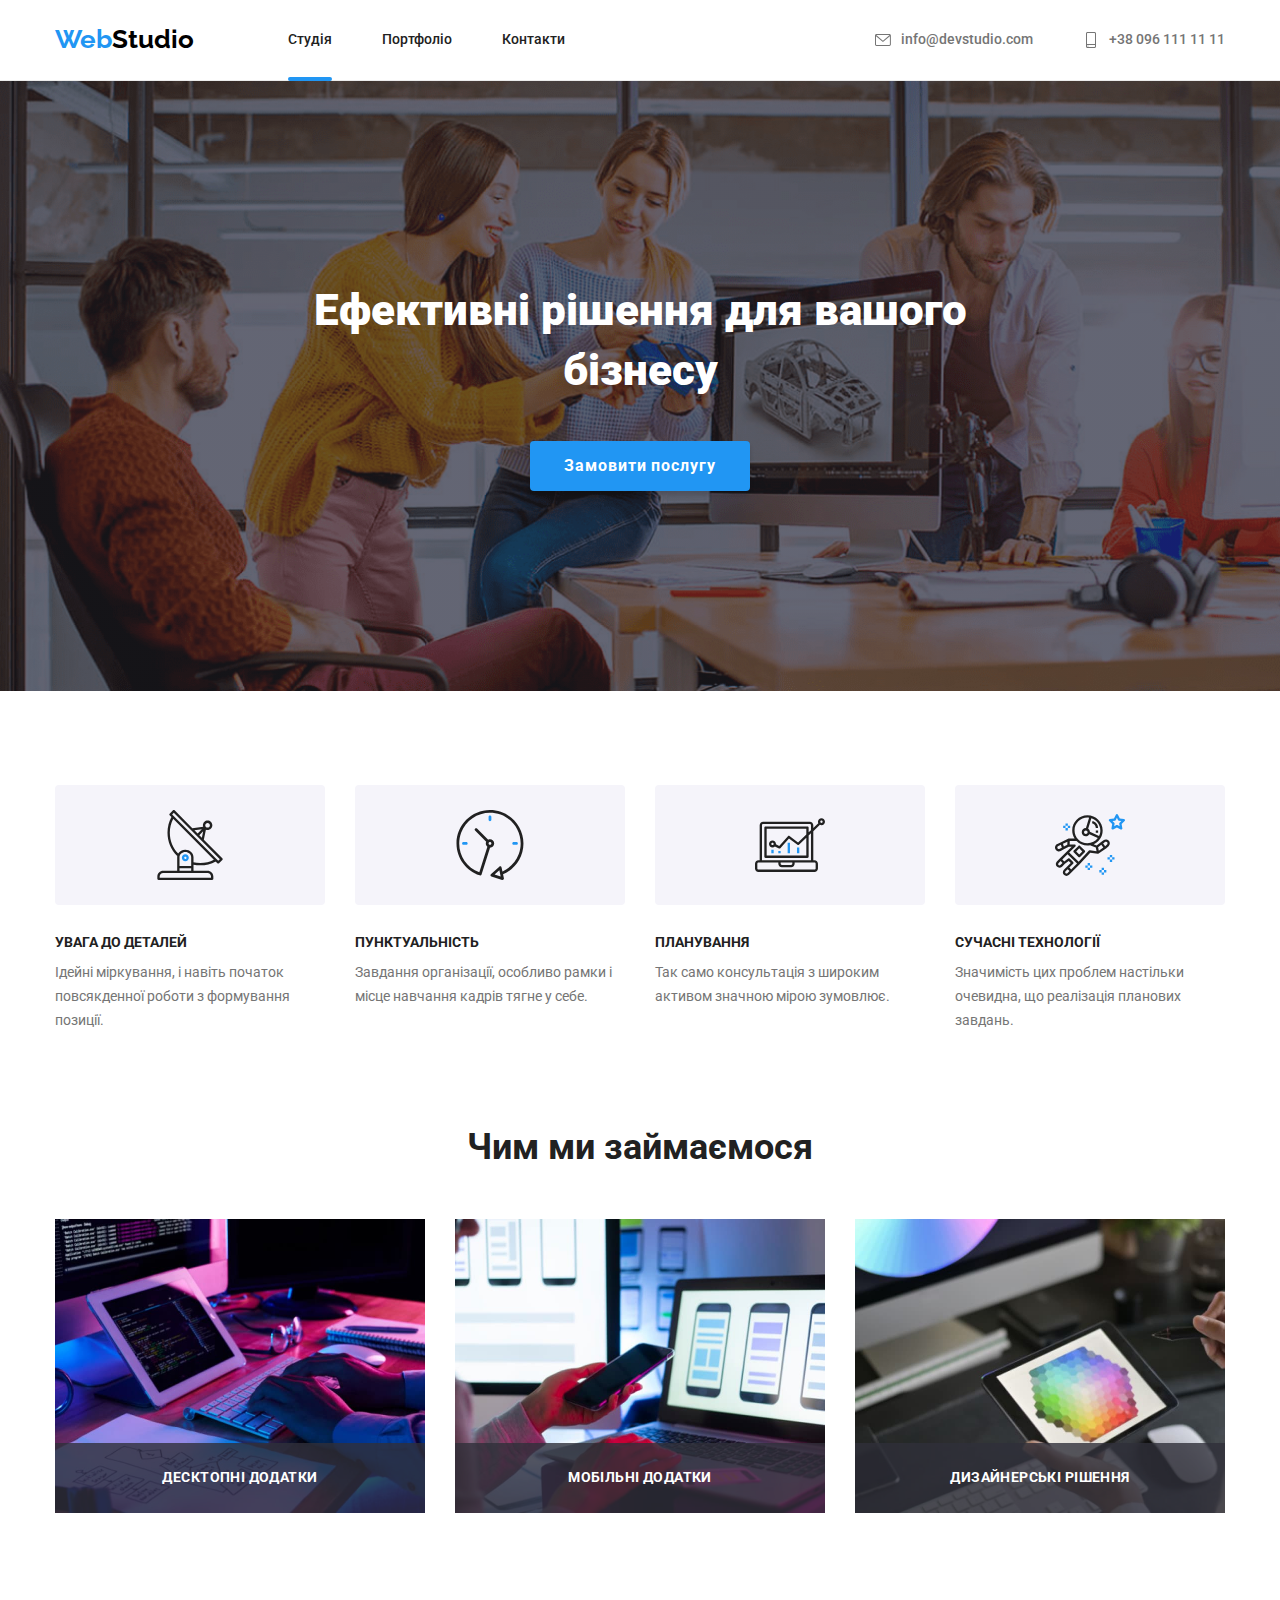
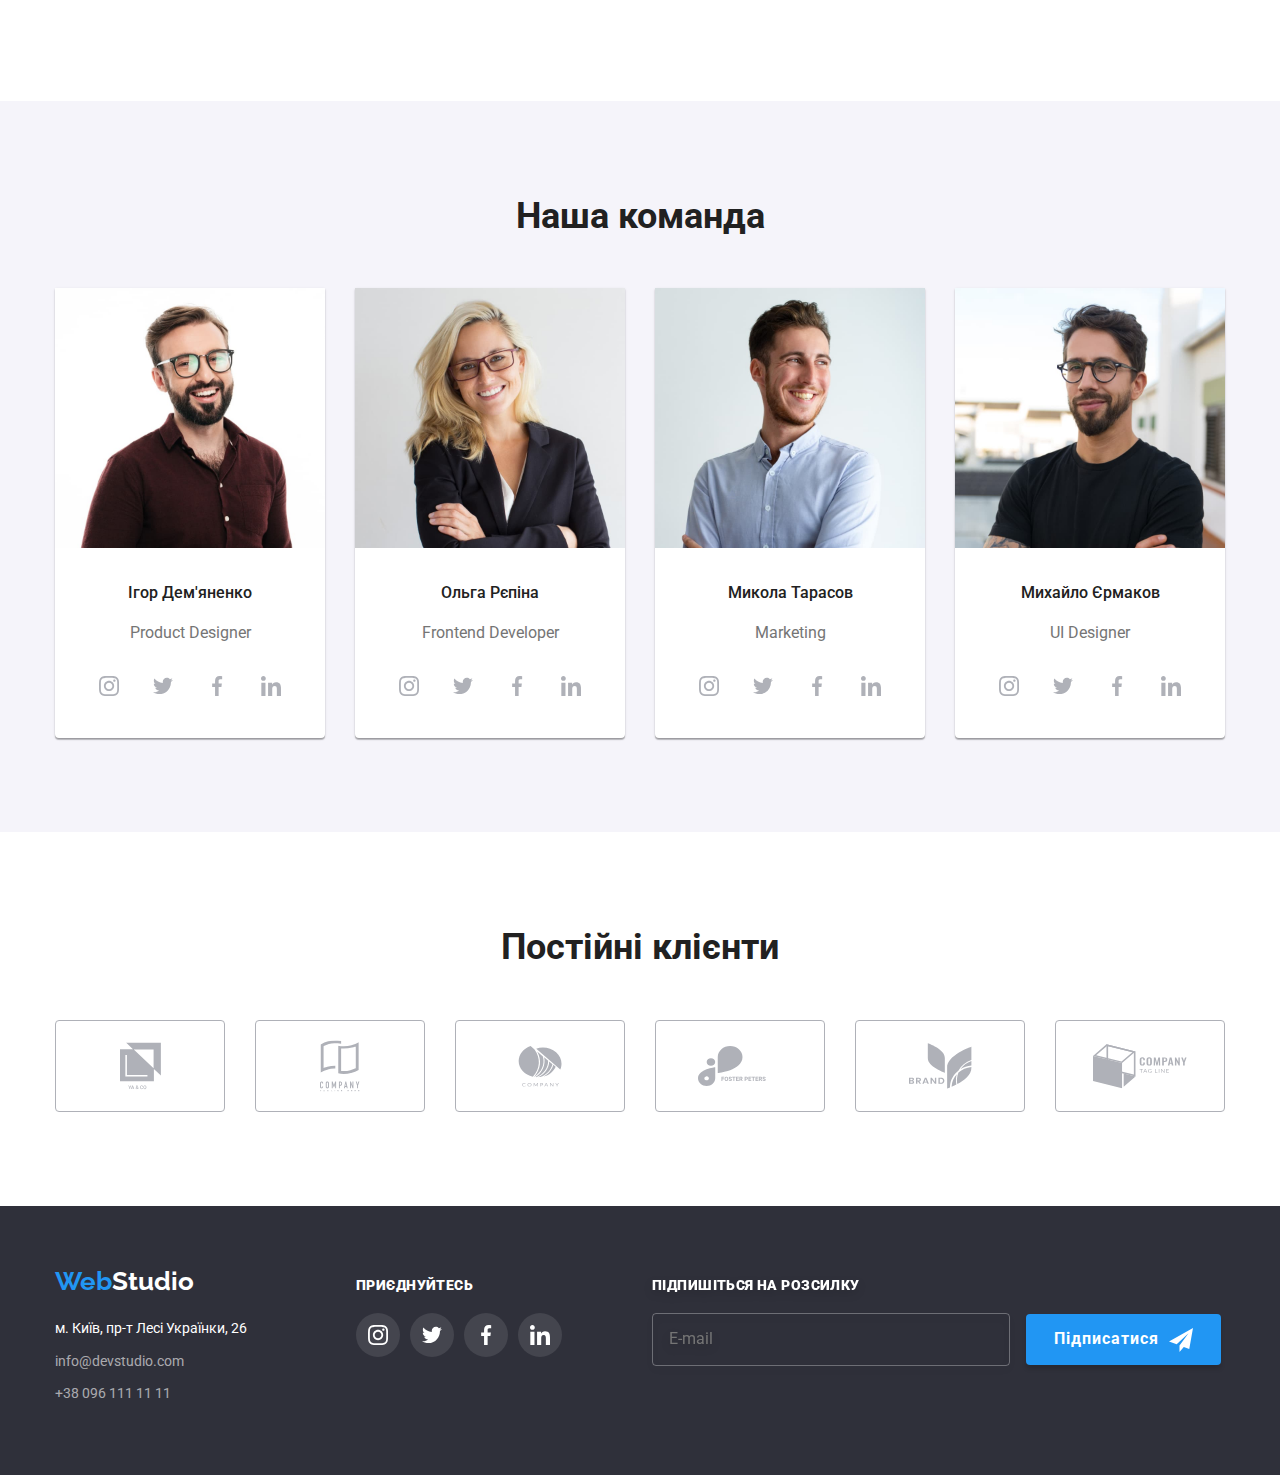
<file: index.html>
<!DOCTYPE html>
<html lang="ru">
  <head>
    <meta charset="UTF-8" />
    <meta http-equiv="X-UA-Compatible" content="IE=edge" />
    <meta name="viewport" content="width=device-width, initial-scale=1.0" />
    <title>Git rules!</title>
    <link rel="preconnect" href="https://fonts.googleapis.com" />
    <link rel="preconnect" href="https://fonts.gstatic.com" crossorigin />
    <link
      href="https://fonts.googleapis.com/css2?family=Raleway:wght@700&family=Roboto:wght@400;500;700;900&display=swap"
      rel="stylesheet"
    />
    <link
      rel="stylesheet"
      href="https://cdnjs.cloudflare.com/ajax/libs/modern-normalize/1.1.0/modern-normalize.min.css"
    />
    <link rel="stylesheet" href="./css/main.min.css" />
  </head>

  <body>
    <header class="header-border">
      <div class="conteiner main-nav">
        <nav class="main-nav">
          <a href="index.html" class="logo"><span class="logo-span">Web</span>Studio</a>
          <ul class="site-nav nav-item list indent">
            <li class="item"><a href="" class="nav-link current">Студія</a></li>
            <li class="item"><a href="portfolio.html" class="nav-link">Портфоліо</a></li>
            <li class="item"><a href="" class="nav-link">Контакти</a></li>
          </ul>
        </nav>

        <ul class="auth-nav site-nav list indent">
          <li class="item">
            <a
              href="#mailto:info@devstudio.com"
              class="nav-link contacts-header contact-icon color-contact">
              <svg viewBox="0 0 100 100" width="16" class="contact-svg">
                <use xlink:href="./images/icons.svg#icon-mail"></use></svg>info@devstudio.com</a>
          </li>
          <li class="item">
            <a
              href="#tel:+380961111111"
              class="nav-link contacts-header contact-icon color-contact"
            >
              <svg viewBox="0 0 100 100" width="16" class="contact-svg">
                <use xlink:href="./images/icons.svg#icon-tel"></use></svg>+38 096 111 11 11</a
            >
          </li>
        </ul>
      </div>
    </header>
    <main class="main">
      <section class="hero">
        <div class="conteiner">
          <h1 class="hero-text">Ефективні рішення для вашого бізнесу</h1>
          <button type="button" class="hero-btn" data-modal-open>Замовити послугу</button>
        </div>
      </section>
      <!-- About -->
      <section class="section about">
        <div class="conteiner">
          <h2 hidden>УВАГА ДО ДЕТАЛЕЙ</h2>
          <ul class="list about-list">
            <li class="about-item">
              <div class="about-icon">
                <svg viewBox="0 0 100 100" width="70">
                  <use xlink:href="./images/icons.svg#icon-antenna"></use>
                </svg>
              </div>
              <h3 class="about-title">УВАГА ДО ДЕТАЛЕЙ</h3>
              <p class="about-text">
                Ідейні міркування, і навіть початок повсякденної роботи з формування позиції.
              </p>
            </li>
            <li class="about-item">
              <div class="about-icon">
                <svg viewBox="0 0 100 100" width="70">
                  <use xlink:href="./images/icons.svg#icon-clock"></use>
                </svg>
              </div>
              <h3 class="about-title">ПУНКТУАЛЬНІСТЬ</h3>
              <p class="about-text">
                Завдання організації, особливо рамки і місце навчання кадрів тягне у себе.
              </p>
            </li>
            <li class="about-item">
              <div class="about-icon">
                <svg viewBox="0 0 100 100" width="70">
                  <use xlink:href="./images/icons.svg#icon-diagram"></use>
                </svg>
              </div>
              <h3 class="about-title">ПЛАНУВАННЯ</h3>
              <p class="about-text">
                Так само консультація з широким активом значною мірою зумовлює.
              </p>
            </li>
            <li class="about-item">
              <div class="about-icon">
                <svg viewBox="0 0 100 100" width="70">
                  <use xlink:href="./images/icons.svg#icon-astronaut"></use>
                </svg>
              </div>
              <h3 class="about-title">СУЧАСНІ ТЕХНОЛОГІЇ</h3>
              <p class="about-text">
                Значимість цих проблем настільки очевидна, що реалізація планових завдань.
              </p>
            </li>
          </ul>
        </div>
      </section>
      <!-- General -->
      <section class="general">
        <div class="conteiner general">
          <h2 class="general-title">Чим ми займаємося</h2>
          <ul class="site-nav list general-list">
            <li class="general-item">
              <div class="general-overley">
                <img src="./images/tablet.jpg" alt="Планшет клавіатура" width="370" />
                <div class="general-box">
                  <h3 class="general-text">Десктопні додатки</h3>
                </div>
              </div>
            </li>
            <li class="general-item">
              <div class="general-overley">
                <img src="./images/phone.jpg" alt="Телефон" width="370" />
                <div class="general-box">
                  <p class="general-text">Мобільні додатки</p>
                </div>
              </div>
            </li>
            <li class="general-item">
              <div class="general-overley">
                <img src="./images/tablet-2.jpg" alt="Планшет" width="370" />
                <div class="general-box">
                  <p class="general-text">Дизайнерські рішення</p>
                </div>
              </div>
            </li>
          </ul>
        </div>
      </section>
      <section class="team-our section">
        <div class="conteiner team">
          <h2 class="team-title">Наша команда</h2>
          <ul class="site-nav list team-list">
            <li class="team-item team-bgc">
              <img src="./images/human-1.jpg" alt="Ігор Дем'яненко" width="270" />
              <div class="team-name">
                <h3 class="team-name__title">Ігор Дем'яненко</h3>
                <p class="team-name__text">Product Designer</p>
                <ul class="team-social list">
                  <li class="team-social__item">
                    <a class="team-social__icon" href="">
                      <svg viewBox="0 0 100 100" width="20">
                        <use xlink:href="./images/icons.svg#icon-instagram"></use>
                      </svg>
                    </a>
                  </li>
                  <li class="team-social__item">
                    <a class="team-social__icon" href="">
                      <svg viewBox="0 0 100 100" width="20" class="icon shape-codepen">
                        <use xlink:href="./images/icons.svg#icon-twitter"></use>
                      </svg>
                    </a>
                  </li>
                  <li class="team-social__item">
                    <a class="team-social__icon" href="">
                      <svg viewBox="0 0 100 100" width="20" class="icon shape-codepen">
                        <use xlink:href="./images/icons.svg#icon-facebook"></use>
                      </svg>
                    </a>
                  </li>
                  <li class="team-social__item">
                    <a class="team-social__icon" href="">
                      <svg viewBox="0 0 100 100" width="20">
                        <use xlink:href="./images/icons.svg#icon-linkedin"></use>
                      </svg>
                    </a>
                  </li>
                </ul>
              </div>
            </li>
            <li class="team-item team-bgc">
              <img src="./images/human-2.jpg" alt="Ольга Рєпіна" width="270" />
              <div class="team-name">
                <h3 class="team-name__title">Ольга Рєпіна</h3>
                <p class="team-name__text">Frontend Developer</p>
                <ul class="team-social list">
                  <li class="team-social__item">
                    <a class="team-social__icon" href="">
                      <svg viewBox="0 0 100 100" width="20">
                        <use xlink:href="./images/icons.svg#icon-instagram"></use>
                      </svg>
                    </a>
                  </li>
                  <li class="team-social__item">
                    <a class="team-social__icon" href="">
                      <svg viewBox="0 0 100 100" width="20">
                        <use xlink:href="./images/icons.svg#icon-twitter"></use>
                      </svg>
                    </a>
                  </li>
                  <li class="team-social__item">
                    <a class="team-social__icon" href="">
                      <svg viewBox="0 0 100 100" width="20" class="icon shape-codepen">
                        <use xlink:href="./images/icons.svg#icon-facebook"></use>
                      </svg>
                    </a>
                  </li>
                  <li class="team-social__item">
                    <a class="team-social__icon" href="">
                      <svg viewBox="0 0 100 100" width="20" class="icon shape-codepen">
                        <use xlink:href="./images/icons.svg#icon-linkedin"></use>
                      </svg>
                    </a>
                  </li>
                </ul>
              </div>
            </li>
            <li class="team-item team-bgc">
              <img src="./images/human-3.jpg" alt="Микола Тарасов" width="270" />
              <div class="team-name">
                <h3 class="team-name__title">Микола Тарасов</h3>
                <p class="team-name__text">Marketing</p>
                <ul class="team-social list">
                  <li class="team-social__item">
                    <a class="team-social__icon" href="">
                      <svg viewBox="0 0 100 100" width="20">
                        <use xlink:href="./images/icons.svg#icon-instagram"></use>
                      </svg>
                    </a>
                  </li>
                  <li class="team-social__item">
                    <a class="team-social__icon" href="">
                      <svg viewBox="0 0 100 100" width="20">
                        <use xlink:href="./images/icons.svg#icon-twitter"></use>
                      </svg>
                    </a>
                  </li>
                  <li class="team-social__item">
                    <a class="team-social__icon" href="">
                      <svg viewBox="0 0 100 100" width="20" class="icon shape-codepen">
                        <use xlink:href="./images/icons.svg#icon-facebook"></use>
                      </svg>
                    </a>
                  </li>
                  <li class="team-social__item">
                    <a class="team-social__icon" href="">
                      <svg viewBox="0 0 100 100" width="20" class="icon shape-codepen">
                        <use xlink:href="./images/icons.svg#icon-linkedin"></use>
                      </svg>
                    </a>
                  </li>
                </ul>
              </div>
            </li>
            <li class="team-item team-bgc">
              <img src="./images/human-4.jpg" alt="Михайло Єрмаков" width="270" />
              <div class="team-name">
                <h3 class="team-name__title">Михайло Єрмаков</h3>
                <p class="team-name__text">UI Designer</p>
                <ul class="team-social list">
                  <li class="team-social__item">
                    <a class="team-social__icon" href="">
                      <svg viewBox="0 0 100 100" width="20">
                        <use xlink:href="./images/icons.svg#icon-instagram"></use>
                      </svg>
                    </a>
                  </li>
                  <li class="team-social__item">
                    <a class="team-social__icon" href="">
                      <svg viewBox="0 0 100 100" width="20">
                        <use xlink:href="./images/icons.svg#icon-twitter"></use>
                      </svg>
                    </a>
                  </li>
                  <li class="team-social__item">
                    <a class="team-social__icon" href="">
                      <svg viewBox="0 0 100 100" width="20" class="icon shape-codepen">
                        <use xlink:href="./images/icons.svg#icon-facebook"></use>
                      </svg>
                    </a>
                  </li>
                  <li class="team-social__item">
                    <a class="team-social__icon" href="">
                      <svg viewBox="0 0 100 100" width="20" class="icon shape-codepen">
                        <use xlink:href="./images/icons.svg#icon-linkedin"></use>
                      </svg>
                    </a>
                  </li>
                </ul>
              </div>
            </li>
          </ul>
        </div>
      </section>
      <section class="section clients">
        <div class="conteiner">
          <h2 class="clients-title">Постійні клієнти</h2>
          <div class="clients-container">
            <ul class="list clients-list">
              <li class="clients-item">
                <a class="clients-link" href="">
                  <svg viewBox="0 0 28 32" width="41" class="clients-border">
                    <use xlink:href="./images/icons.svg#icon-client1"></use>
                  </svg>
                </a>
              </li>
              <li class="clients-item">
                <a class="clients-link" href="">
                  <svg viewBox="0 0 25 32" width="40" class="icon shape-codepen">
                    <use xlink:href="./images/icons.svg#icon-client2"></use>
                  </svg>
                </a>
              </li>
              <li class="clients-item">
                <a class="clients-link" href="">
                  <svg viewBox="0 0 34 32" width="44" class="icon shape-codepen">
                    <use xlink:href="./images/icons.svg#icon-client3"></use>
                  </svg>
                </a>
              </li>
              <li class="clients-item">
                <a class="clients-link" href="">
                  <svg viewBox="0 0 65 32" width="84" class="icon shape-codepen">
                    <use xlink:href="./images/icons.svg#icon-client4"></use>
                  </svg>
                </a>
              </li>
              <li class="clients-item">
                <a class="clients-link" href="">
                  <svg viewBox="0 0 43 32" width="63" class="icon shape-codepen">
                    <use xlink:href="./images/icons.svg#icon-client5"></use>
                  </svg>
                </a>
              </li>
              <li class="clients-item">
                <a class="clients-link" href="">
                  <svg viewBox="0 0 67 32" width="94" class="icon shape-codepen">
                    <use xlink:href="./images/icons.svg#icon-client6"></use>
                  </svg>
                </a>
              </li>
            </ul>
          </div>
        </div>
      </section>
    </main>
    <footer class="footer">
      <div class="conteiner container-footer">
        <div class="footer-address">
          <a href="index.html" class="logo logo-footer logo-top"
            ><span class="logo-span">Web</span>Studio</a
          >
          <address>
            <ul class="list">
              <li class="address-list">
                <a
                  href="https://goo.gl/maps/oDGecrBfa1tS1iLr5"
                  target="_blank"
                  rel="noopener nofollow noreferrer"
                  class="address-link"
                >
                  м. Київ, пр-т Лесі Українки, 26
                </a>
              </li>
              <li class="address-list">
                <a
                  id="mailto:info@devstudio.com"
                  href="mailto:info@devstudio.com"
                  class="address-link address-contacts"
                >
                  info@devstudio.com
                </a>
              </li>
              <li class="address-list">
                <a
                  id="tel:+380961111111"
                  href="tel:+380961111111"
                  class="address-link address-contacts"
                >
                  +38 096 111 11 11
                </a>
              </li>
            </ul>
          </address>
        </div>
        <div class="action-footer">
          <p class="action"><b>приєднуйтесь</b></p>
          <ul class="action__list list">
            <li class="action__item">
              <a class="action__link" href="">
                <svg viewBox="0 0 100 100" width="20">
                  <use xlink:href="./images/icons.svg#icon-instagram-f"></use>
                </svg>
              </a>
            </li>
            <li class="action__item">
              <a class="action__link" href="">
                <svg viewBox="0 0 100 100" width="20">
                  <use xlink:href="./images/icons.svg#icon-twitter-f"></use>
                </svg>
              </a>
            </li>
            <li class="action__item">
              <a class="action__link" href="">
                <svg viewBox="0 0 100 100" width="20">
                  <use xlink:href="./images/icons.svg#icon-facebook-f"></use>
                </svg>
              </a>
            </li>
            <li class="action__item">
              <a class="action__link" href="">
                <svg viewBox="0 0 100 100" width="20">
                  <use xlink:href="./images/icons.svg#icon-linkedin-f"></use>
                </svg>
              </a>
            </li>
          </ul>
        </div>

        <!-- Subscribe подписаться -->

        <div class="subscribe">
          <form name="subscribe-form" autocomplete="on" novalidate>
            <label class="subscribe-form__label">
              <p class="action"><b>Підпишіться на розсилку</b></p>
              <input class="subscribe-form__write" type="email" name="email" placeholder="E-mail" />
            </label>

            <button type="button" class="hero-btn btn-footer">
              Підписатися
              <svg viewBox="0 0 100 100" width="24" class="icon-telegram">
                <use xlink:href="./images/icons.svg#icon-telegram"></use>
              </svg>
            </button>
          </form>
        </div>
      </div>
    </footer>

    <!-- Modal -->
    <div class="backdrop is-hidden" data-modal>
      <div class="modal-hero">
        <button type="button" class="close-btn" data-modal-close>
          <svg viewBox="0 0 32 32" width="11">
            <use xlink:href="./images/icons.svg#icon-close"></use>
          </svg>
        </button>

        <form class="data">
          <b class="data__action">Залиште свої дані, ми вам передзвонимо</b>

          <label class="data-field">
            <input type="text" name="name" class="data-field__input" placeholder=" " />
            <span class="data-field__text">Ім'я</span>
            <span class="data-field__icon">
              <svg viewBox="0 0 32 32" width="18">
                <use xlink:href="./images/icons.svg#icon-person"></use>
              </svg>
            </span>
          </label>

          <label class="data-field">
            <input type="tel" name="tel" class="data-field__input" placeholder=" " />
            <span class="data-field__text">Телефон</span>
            <span class="data-field__icon">
              <svg viewBox="0 0 32 32" width="18">
                <use xlink:href="./images/icons.svg#icon-modal-tel"></use>
              </svg>
            </span>
          </label>

          <label class="data-field">
            <input type="email" name="email" class="data-field__input" placeholder=" " />
            <span class="data-field__text">Пошта</span>
            <span class="data-field__icon">
              <svg viewBox="0 0 32 32" width="18">
                <use xlink:href="./images/icons.svg#icon-modal-email"></use>
              </svg>
            </span>
          </label>

          <!-- <b class="text-comment">Коментар</b> -->
          <label class="data-field comment">
            <span class="comment__text">Коментар</span>
            <textarea name="comment" rows="8" class="comment-plh" placeholder=" "></textarea>
            <span class="comment__input">Введіть текст</span>
          </label>

          <label class="policy">
            <input class="policy__checkbox" type="checkbox" name="policy" value="css" />
            <span class="policy__icon">
              <!-- <svg viewBox="0 0 100 100" width="15" hieght="15" class="person color-check">
            <use xlink:href="./images/icons.svg#icon-check"></use>
          </svg> -->
            </span>
            <span class="policy__text"
              >Погоджуюся з розсилкою та приймаю
              <a href="/" class="policy__link">Умови договору</a>
            </span>
          </label>

          <button type="submit" class="hero-btn btn-form">Відправити</button>
        </form>
      </div>
    </div>

    <!-- <button type="button" class="close-btn">X</button> -->
    <script src="./js/modal.js"></script>
  </body>
</html>
</file>
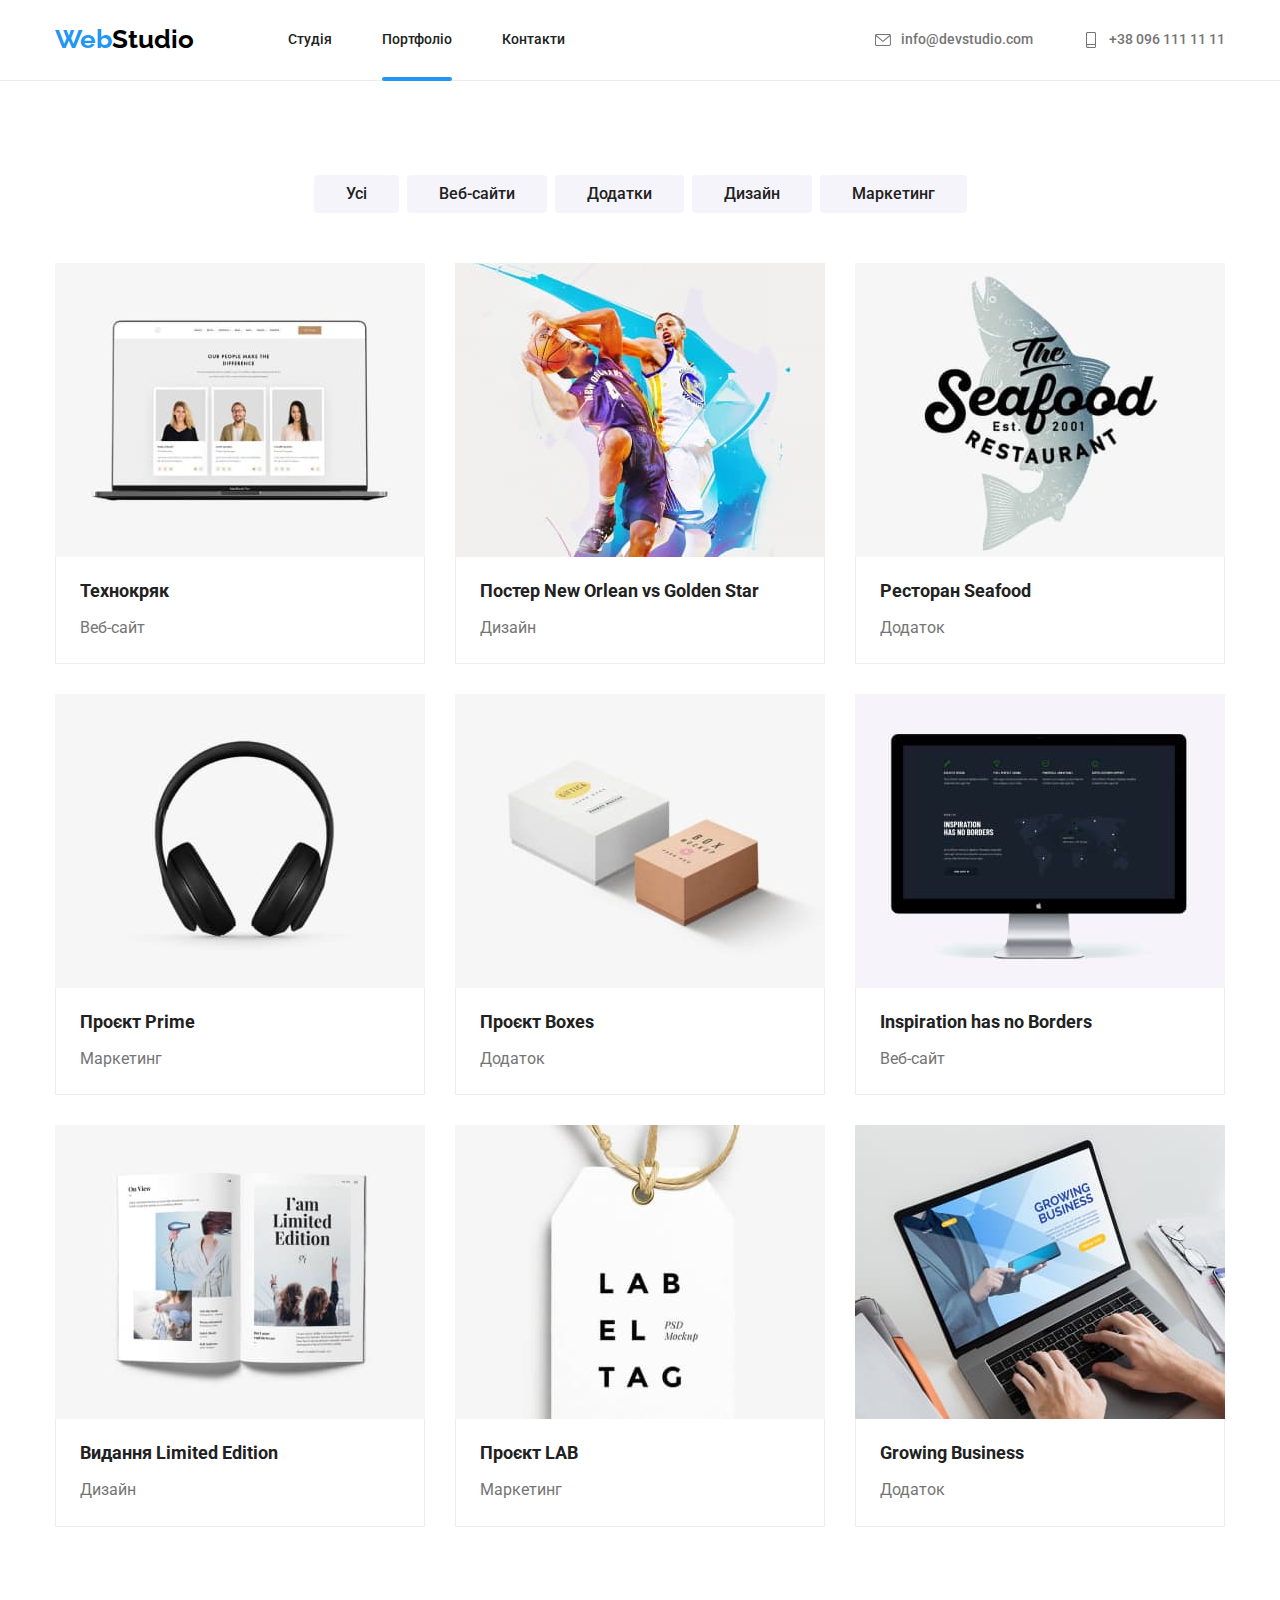
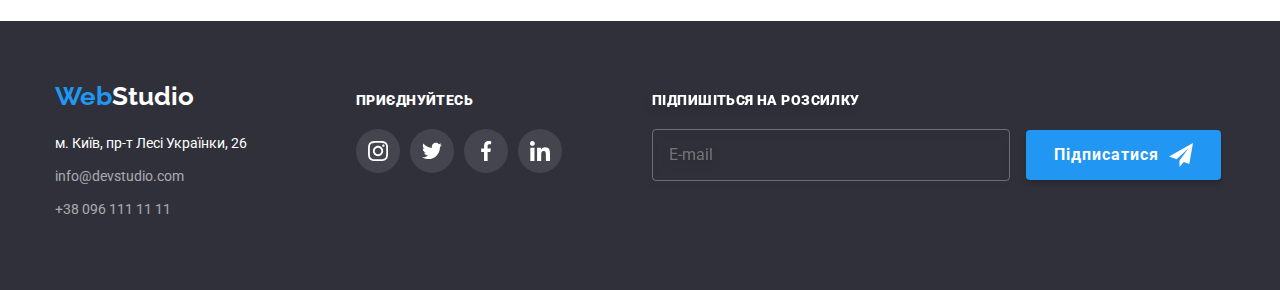
<file: portfolio.html>
<!DOCTYPE html>
<html lang="ru">
  <head>
    <meta charset="UTF-8" />
    <meta http-equiv="X-UA-Compatible" content="IE=edge" />
    <meta name="viewport" content="width=device-width, initial-scale=1.0" />
    <title>Портфолио</title>
    <link rel="preconnect" href="https://fonts.googleapis.com" />
    <link rel="preconnect" href="https://fonts.gstatic.com" crossorigin />
    <link
      href="https://fonts.googleapis.com/css2?family=Raleway:wght@700&family=Roboto:wght@400;500;700;900&display=swap"
      rel="stylesheet"
    />
    <link
      rel="stylesheet"
      href="https://cdnjs.cloudflare.com/ajax/libs/modern-normalize/1.1.0/modern-normalize.min.css"
    />
    <link rel="stylesheet" href="./css/main.min.css" />
  </head>

  <body>
    <!-- Add header -->
    <header class="header-border">
      <div class="conteiner main-nav">
        <nav class="main-nav">
          <a href="index.html" class="logo"><span class="logo-span">Web</span>Studio</a>
          <ul class="site-nav nav-item list indent">
            <li class="item"><a href="index.html" class="nav-link">Студія</a></li>
            <li class="item"><a href="portfolio.html" class="nav-link current">Портфоліо</a></li>
            <li class="item"><a href="" class="nav-link">Контакти</a></li>
          </ul>
        </nav>
        <ul class="auth-nav site-nav list indent">
          <li class="item">
            <a
              href="#mailto:info@devstudio.com"
              class="nav-link contacts-header contact-icon color-contact"
            >
              <svg viewBox="0 0 100 100" width="16" class="contact-svg icon shape-codepen">
                <use xlink:href="./images/icons.svg#icon-mail"></use>
              </svg>
              info@devstudio.com
            </a>
          </li>
          <li class="item">
            <a
              href="#tel:+380961111111"
              class="nav-link contacts-header contact-icon color-contact"
            >
              <svg viewBox="0 0 100 100" width="16" class="contact-svg icon shape-codepen">
                <use xlink:href="./images/icons.svg#icon-tel"></use>
              </svg>
              +38 096 111 11 11
            </a>
          </li>
        </ul>
      </div>
    </header>
    <main>
      <!-- Add section -->
      <section class="cards">
        <div class="conteiner">
          <ul class="filter-list about-cards">
            <li class="filter-item"><button type="button" class="btn-filter">Усі</button></li>
            <li class="filter-item"><button type="button" class="btn-filter">Веб-сайти</button></li>
            <li class="filter-item"><button type="button" class="btn-filter">Додатки</button></li>
            <li class="filter-item"><button type="button" class="btn-filter">Дизайн</button></li>
            <li class="filter-item"><button type="button" class="btn-filter">Маркетинг</button></li>
          </ul>
          <h2 hidden>portfolio</h2>
          <ul class="list cards-list">
            <li class="cards-item">
              <a class="cards-link" href="">
                <div class="cards-overlay">
                  <img src="./images/portfolio/technoquack.jpg" alt="Технокряк" />
                    <p class="overlay-text">
                      Ресурс пропонує комплексні пропозиції з різним рівнем функціоналу та сервісів.
                      Все це дозволить відвідувачу отримати вичерпні відомості про компанію чи
                      приватну особу.
                    </p>
                  </div>
                  <div class="designat">
                    <h3 class="designat-title">Технокряк</h3>
                    <p class="designat-text">Веб-сайт</p>
                  </div>
              </a>
            </li>
            <li class="cards-item">
              <a class="cards-link" href="">
                <div class="cards-overlay">
                  <img src="./images/portfolio/poster.jpg" alt="Постер New Orlean vs Golden Star" />
                    <p class="overlay-text">
                      Ресурс пропонує комплексні пропозиції з різним рівнем функціоналу та сервісів.
                      Все це дозволить відвідувачу отримати вичерпні відомості про компанію чи
                      приватну особу.
                    </p>
                </div>
                <div class="designat">
                  <h3 class="designat-title">Постер New Orlean vs Golden Star</h3>
                  <p class="designat-text">Дизайн</p>
                </div>
              </a>
            </li>
            <li class="cards-item">
              <a class="cards-link" href="">
                <div class="cards-overlay">
                  <img src="./images/portfolio/seafood.jpg" alt="Ресторан Seafood" />
                    <p class="overlay-text">
                      Ресурс пропонує комплексні пропозиції з різним рівнем функціоналу та сервісів.
                      Все це дозволить відвідувачу отримати вичерпні відомості про компанію чи
                      приватну особу.
                    </p>
                </div>
                <div class="designat">
                  <h3 class="designat-title">Ресторан Seafood</h3>
                  <p class="designat-text">Додаток</p>
                </div>
              </a>
            </li>
            <li class="cards-item">
              <a class="cards-link" href="">
                <div class="cards-overlay">
                  <img src="./images/portfolio/project-prime.jpg" alt="Проєкт Prime" width="370" />
                    <p class="overlay-text">
                      Ресурс пропонує комплексні пропозиції з різним рівнем функціоналу та сервісів.
                      Все це дозволить відвідувачу отримати вичерпні відомості про компанію чи
                      приватну особу.
                    </p>
                </div>
                <div class="designat">
                  <h3 class="designat-title">Проєкт Prime</h3>
                  <p class="designat-text">Маркетинг</p>
                </div>
              </a>
            </li>
            <li class="cards-item">
              <a class="cards-link" href="">
                <div class="cards-overlay">
                  <img src="./images/portfolio/boxes.jpg" alt="Проєкт Boxes" width="370" />  
                  <p class="overlay-text">
                      Ресурс пропонує комплексні пропозиції з різним рівнем функціоналу та сервісів.
                      Все це дозволить відвідувачу отримати вичерпні відомості про компанію чи
                      приватну особу.
                    </p>
                  </div>
                <div class="designat">
                  <h3 class="designat-title">Проєкт Boxes</h3>
                  <p class="designat-text">Додаток</p>
                </div>
              </a>
            </li>
            <li class="cards-item">
              <a class="cards-link" href="">
                <div class="cards-overlay">
                  <img
                    src="./images/portfolio/borders.jpg"
                    alt="Inspiration has no Borders"
                    width="370"
                  />
                    <p class="overlay-text">
                      Ресурс пропонує комплексні пропозиції з різним рівнем функціоналу та сервісів.
                      Все це дозволить відвідувачу отримати вичерпні відомості про компанію чи
                      приватну особу.
                    </p>
                </div>
                <div class="designat">
                  <h3 class="designat-title">Inspiration has no Borders</h3>
                  <p class="designat-text">Веб-сайт</p>
                </div>
              </a>
            </li>
            <li class="cards-item">
              <a class="cards-link" href="">
                <div class="cards-overlay">
                  <img
                    src="./images/portfolio/book.jpg"
                    alt="Видання Limited Edition"
                    width="370"
                  />
                    <p class="overlay-text">
                      Ресурс пропонує комплексні пропозиції з різним рівнем функціоналу та сервісів.
                      Все це дозволить відвідувачу отримати вичерпні відомості про компанію чи
                      приватну особу.
                    </p>
                </div>
                <div class="designat">
                  <h3 class="designat-title">Видання Limited Edition</h3>
                  <p class="designat-text">Дизайн</p>
                </div>
              </a>
            </li>
            <li class="cards-item">
              <a class="cards-link" href="">
                <div class="cards-overlay">
                  <img src="./images/portfolio/label.jpg" alt="Проєкт LAB" width="370" />
                    <p class="overlay-text">
                      Ресурс пропонує комплексні пропозиції з різним рівнем функціоналу та сервісів.
                      Все це дозволить відвідувачу отримати вичерпні відомості про компанію чи
                      приватну особу.
                    </p>
                </div>
                <div class="designat">
                  <h3 class="designat-title">Проєкт LAB</h3>
                  <p class="designat-text">Маркетинг</p>
                </div>
              </a>
            </li>
            <li class="cards-item">
              <a class="cards-link" href="">
                <div class="cards-overlay">
                  <img src="./images/portfolio/notebook.jpg" alt="Growing Business" width="370" />
                    <p class="overlay-text">
                      Ресурс пропонує комплексні пропозиції з різним рівнем функціоналу та сервісів.
                      Все це дозволить відвідувачу отримати вичерпні відомості про компанію чи
                      приватну особу.
                    </p>
                </div>
                <div class="designat">
                  <h3 class="designat-title">Growing Business</h3>
                  <p class="designat-text">Додаток</p>
                </div>
              </a>
            </li>
          </ul>
        </div>
      </section>
    </main>
    <footer class="footer">
      <div class="conteiner container-footer">
        <div class="footer-address">
          <a href="index.html" class="logo logo-footer logo-top"><span class="logo-span">Web</span>Studio</a>
          <address>
            <ul class="list">
              <li class="address-list">
                <a
                  href="https://goo.gl/maps/oDGecrBfa1tS1iLr5"
                  target="_blank"
                  rel="noopener nofollow noreferrer"
                  class="address-link"
                >
                  м. Київ, пр-т Лесі Українки, 26
                </a>
              </li>
              <li class="address-list">
                <a
                  id="mailto:info@devstudio.com"
                  href="mailto:info@devstudio.com"
                  class="address-link address-contacts"
                >
                  info@devstudio.com
                </a>
              </li>
              <li class="address-list">
                <a id="tel:+380961111111" 
                   href="tel:+380961111111" 
                   class="address-link address-contacts">
                  +38 096 111 11 11
                </a>
              </li>
            </ul>
          </address>
        </div>
        <div class="action-footer">
          <p class="action"><b>приєднуйтесь</b></p>
          <ul class="action__list list">
            <li class="action__item">
              <a class="action__link" href="">
                <svg viewBox="0 0 100 100" width="20">
                  <use xlink:href="./images/icons.svg#icon-instagram-f"></use>
                </svg>
              </a>
            </li>
            <li class="action__item">
              <a class="action__link" href="">
                <svg viewBox="0 0 100 100" width="20">
                  <use xlink:href="./images/icons.svg#icon-twitter-f"></use>
                </svg>
              </a>
            </li>
            <li class="action__item">
              <a class="action__link" href="">
                <svg viewBox="0 0 100 100" width="20">
                  <use xlink:href="./images/icons.svg#icon-facebook-f"></use>
                </svg>
              </a>
            </li>
            <li class="action__item">
              <a class="action__link" href="">
                <svg viewBox="0 0 100 100" width="20">
                  <use xlink:href="./images/icons.svg#icon-linkedin-f"></use>
                </svg>
              </a>
            </li>
          </ul>
        </div>
      

<!-- Subscribe подписаться -->

      <div class="subscribe">
        
<form name="subscribe-form" autocomplete="on" novalidate>
  <label class="subscribe-form__label">
    <p class="action"><b>Підпишіться на розсилку</b></p>
    <input class="subscribe-form__write" type="email" name="email" placeholder="E-mail">
  </label>

    <button type="button" class="hero-btn btn-footer">
      Підписатися
      <svg viewBox="0 0 100 100" width="24" class="icon-telegram">
        <use xlink:href="./images/icons.svg#icon-telegram"></use>
      </svg>
    </button>
    </form>
      </div>
      </div>
    </footer>
  </body>
</html>
</file>
<file: css/main.min.css>
body{font-family:"Roboto",sans-serif;font-size:16px;color:#212121}h1,h2,h3,p,ul{margin:0}img{display:block}.conteiner{display:block;margin:0 auto;padding:0 auto;width:1200px;padding-left:15px;padding-right:15px}.list{padding:0;margin:0;list-style:none}.site-nav{display:-webkit-box;display:-ms-flexbox;display:flex}.indent{margin-left:94px}.section{padding-top:94px;padding-bottom:94px}.header-border{border-bottom-width:1px;border-bottom-style:solid;border-color:#ececec}.main-nav{display:-webkit-box;display:-ms-flexbox;display:flex;-webkit-box-align:center;-ms-flex-align:center;align-items:center}.logo{font-size:26px;font-weight:700;line-height:1.2;text-decoration:none;font-family:"Raleway",sans-serif;color:#000}.logo-span{color:#2196f3}.logo:focus{outline:none}.nav-item .item+.item{margin-left:50px}.current{position:relative;display:block;color:#2196f3}.nav-link{font-size:14px;font-weight:500;line-height:1.14;display:block;color:#212121;padding-top:32px;padding-bottom:32px;-webkit-box-align:center;-ms-flex-align:center;align-items:center;color:currentColor;text-decoration:none;-webkit-transition:color 250ms cubic-bezier(0.4, 0, 0.2, 1);transition:color 250ms cubic-bezier(0.4, 0, 0.2, 1)}.nav-link:hover,.nav-link:focus{color:#2196f3;outline:none}.item .current::after{content:"";display:block;position:absolute;bottom:-1px;left:0;width:100%;height:4px;border-radius:2px;background-color:#2196f3}.auth-nav{display:-webkit-box;display:-ms-flexbox;display:flex;margin-left:auto}.auth-nav .item+.item{margin-left:50px}.contacts-header{color:#757575}.contact-icon{display:-webkit-box;display:-ms-flexbox;display:flex}.contact-svg{margin:0;padding:0;margin-right:10px}.color-contact{color:#757575;fill:#757575;-webkit-transition:color 250ms cubic-bezier(0.4, 0, 0.2, 1),fill 250ms cubic-bezier(0.4, 0, 0.2, 1);transition:color 250ms cubic-bezier(0.4, 0, 0.2, 1),fill 250ms cubic-bezier(0.4, 0, 0.2, 1)}.color-contact:hover,.color-contact:focus{fill:#2196f3;color:#2196f3;outline:none}.hero{display:-webkit-box;display:-ms-flexbox;display:flex;background:#2f303a;text-align:center;max-width:1600px;background-image:-webkit-gradient(linear, left top, left bottom, from(rgba(47, 48, 58, 0.4)), to(rgba(47, 48, 58, 0.4))),url(../images/bg-fon.png);background-image:linear-gradient(rgba(47, 48, 58, 0.4), rgba(47, 48, 58, 0.4)),url(../images/bg-fon.png);background-repeat:no-repeat;background-size:cover;margin-right:auto;margin-left:auto;padding-top:200px;padding-bottom:200px}.hero-text{margin:0 auto;margin-bottom:40px;font-weight:900;font-size:44px;line-height:1.36;color:#fff;width:696px}.hero-btn{font-size:16px;font-weight:700;line-height:1.9;display:-webkit-box;display:-ms-flexbox;display:flex;-webkit-box-pack:center;-ms-flex-pack:center;justify-content:center;-webkit-box-align:center;-ms-flex-align:center;align-items:center;margin:0 auto;padding:10px 34px;font-family:"Roboto",sans-serif;letter-spacing:.06em;color:#fff;background-color:#2196f3;-webkit-box-shadow:0px 4px 4px rgba(0,0,0,.15);box-shadow:0px 4px 4px rgba(0,0,0,.15);border-radius:4px;border:none;cursor:pointer}.about-list{display:-webkit-box;display:-ms-flexbox;display:flex;-ms-flex-wrap:wrap;flex-wrap:wrap}.about-item{width:270px;margin-right:30px}.about-item:nth-child(4n){margin-right:0}.about-icon{display:-webkit-box;display:-ms-flexbox;display:flex;-webkit-box-pack:center;-ms-flex-pack:center;justify-content:center;width:270px;height:120px;background:#f5f4fa;border-radius:4px;margin-bottom:30px}.about-title{font-size:14px;font-weight:700;line-height:1.14;margin-top:0;margin-bottom:10px;color:#212121}.about-text{margin-top:0;margin-bottom:0;font-size:14px;line-height:1.7;color:#757575}.conteiner.about-text{margin-top:0;padding-bottom:0}.general{margin:0 auto;padding-bottom:94px}.general-title{margin:0;margin-top:0;margin-bottom:50px;text-align:center;font-weight:700;font-size:36px;line-height:1.17;color:#212121}.general-list{-ms-flex-wrap:wrap;flex-wrap:wrap}.general-item{max-width:370px;margin-right:30px}.general-item:nth-child(3n){margin-right:0}.general-overley{position:relative;margin-left:auto;margin-right:auto;width:100%;height:100%;overflow:hidden}.general-box{position:absolute;bottom:0;left:0;width:370px;height:70px;background:rgba(47,48,58,.8)}.general-text{font-size:14px;font-weight:700;line-height:1.1;letter-spacing:.03em;text-transform:uppercase;color:#fff;position:absolute;top:50%;left:50%;-webkit-transform:translate(-50%, -50%);transform:translate(-50%, -50%)}.team{margin-top:0;margin-bottom:0}.team-our{background:#f5f4fa;margin-right:auto;margin-left:auto}.team-bgc{background-color:#fff}.team-title{font-size:36px;font-weight:700;line-height:1.2;margin:0;padding-bottom:50px;text-align:center;color:#212121}.team-list{display:-webkit-box;display:-ms-flexbox;display:flex;-ms-flex-wrap:wrap;flex-wrap:wrap}.team-item{width:270px;margin-right:30px;-webkit-box-shadow:0px 1px 3px rgba(0,0,0,.12),0px 1px 1px rgba(0,0,0,.14),0px 2px 1px rgba(0,0,0,.2);box-shadow:0px 1px 3px rgba(0,0,0,.12),0px 1px 1px rgba(0,0,0,.14),0px 2px 1px rgba(0,0,0,.2);border-radius:0px 0px 4px 4px}.team-item:nth-child(4n){margin-right:0}.team-name{padding:30px 32px}.team-name__title{font-size:16px;font-weight:500;line-height:1.9;margin:0 auto;margin-bottom:10px;text-align:center;color:#212121}.team-name__text{margin:0;margin-bottom:16px;font-size:16px;text-align:center;line-height:1.9;color:#757575}.team-social{display:-webkit-box;display:-ms-flexbox;display:flex;-webkit-box-pack:center;-ms-flex-pack:center;justify-content:center}.team-social__item{margin-right:10px}.team-social__item:nth-child(4n){margin-right:0}.team-social__icon{display:-webkit-box;display:-ms-flexbox;display:flex;width:44px;height:44px;-webkit-box-pack:center;-ms-flex-pack:center;justify-content:center;background-color:#fff;border-radius:50%;fill:#afb1b8;-webkit-transition:background-color 250ms cubic-bezier(0.4, 0, 0.2, 1),fill 250ms cubic-bezier(0.4, 0, 0.2, 1);transition:background-color 250ms cubic-bezier(0.4, 0, 0.2, 1),fill 250ms cubic-bezier(0.4, 0, 0.2, 1)}.team-social__icon:hover,.team-social__icon:focus{background-color:#2196f3;fill:#fff;background:#2196f3;fill:#fff;outline:none}.clients-title{font-size:36px;font-weight:700;line-height:1.2;text-align:center;color:#212121;padding-bottom:50px}.clients-container{display:-webkit-box;display:-ms-flexbox;display:flex;width:170px;height:92px}.clients-list{display:-webkit-box;display:-ms-flexbox;display:flex}.clients-item{margin-right:30px}.clients-item:nth-child(6n){margin-right:0}.clients-link{display:-webkit-box;display:-ms-flexbox;display:flex;width:170px;height:92px;border:1px solid #afb1b8;border-radius:4px;-webkit-box-pack:center;-ms-flex-pack:center;justify-content:center;fill:#afb1b8;-webkit-transition:border 250ms cubic-bezier(0.4, 0, 0.2, 1),fill 250ms cubic-bezier(0.4, 0, 0.2, 1);transition:border 250ms cubic-bezier(0.4, 0, 0.2, 1),fill 250ms cubic-bezier(0.4, 0, 0.2, 1)}.clients-link:hover,.clients-link:focus{border:1px solid #2196f3;fill:#2196f3;outline:none}.footer{margin:0;padding:0;margin-right:auto;margin-left:auto;background-color:#2f303a}.container-footer{display:-webkit-box;display:-ms-flexbox;display:flex;-webkit-box-align:baseline;-ms-flex-align:baseline;align-items:baseline}.footer-address{display:block;margin:0;padding-top:60px;padding-bottom:60px;width:231px}.logo-footer{font-size:26px;font-weight:700;line-height:1.2;display:inline-block;text-decoration:none;font-family:"Raleway",sans-serif;color:#fff;margin-bottom:20px}.address-list{margin-top:0;margin-bottom:9px;padding:0}.address-link{text-decoration:none;font-style:normal;font-size:14px;line-height:1.7;color:#fff;-webkit-transition:color 250ms cubic-bezier(0.4, 0, 0.2, 1);transition:color 250ms cubic-bezier(0.4, 0, 0.2, 1)}.address-link:hover,.address-link:focus{color:#2196f3;outline:none}.address-contacts{color:rgba(255,255,255,.6)}.action-footer{display:block;margin-left:70px;width:206px}.action{font-size:14px;font-weight:700;line-height:1.2;display:-webkit-box;display:-ms-flexbox;display:flex;margin-bottom:20px;letter-spacing:.03em;text-transform:uppercase;color:#fff}.action__list{display:-webkit-box;display:-ms-flexbox;display:flex;-ms-flex-wrap:wrap;flex-wrap:wrap}.action__item{margin-right:10px}.action__item:nth-child(4n){margin-right:0}.action__link{display:-webkit-box;display:-ms-flexbox;display:flex;width:44px;height:44px;background-color:rgba(255,255,255,.1);border-radius:50%;-webkit-box-pack:center;-ms-flex-pack:center;justify-content:center;-webkit-transition:background-color 250ms cubic-bezier(0.4, 0, 0.2, 1),fill 250ms cubic-bezier(0.4, 0, 0.2, 1);transition:background-color 250ms cubic-bezier(0.4, 0, 0.2, 1),fill 250ms cubic-bezier(0.4, 0, 0.2, 1)}.action__link:hover,.action__link:focus{background:#2196f3;background:#2196f3;outline:none}.subscribe{width:570px;margin-left:90px}.subscribe-form{display:-webkit-inline-box;display:-ms-inline-flexbox;display:inline-flex;margin:0;padding:0}.subscribe-form__label{margin:0 auto;padding:0 auto;-webkit-box-orient:vertical;-webkit-box-direction:normal;-ms-flex-direction:column;flex-direction:column;-webkit-filter:drop-shadow(0px 4px 4px rgba(0, 0, 0, 0.15));filter:drop-shadow(0px 4px 4px rgba(0, 0, 0, 0.15))}.subscribe-form__write{padding:15px 0 15px 16px;width:358px;color:#fff;font-size:16px;line-height:1.3;background-color:rgba(255,255,255,0);border:1px solid rgba(255,255,255,.3);border-radius:4px;outline:none;-webkit-transition:background-color 250ms cubic-bezier(0.4, 0, 0.2, 1);transition:background-color 250ms cubic-bezier(0.4, 0, 0.2, 1)}.btn-footer{display:-webkit-inline-box;display:-ms-inline-flexbox;display:inline-flex;margin:0;padding:0;padding:10px 28px;margin-left:12px}.icon-telegram{display:-webkit-box;display:-ms-flexbox;display:flex;margin-left:10px;fill:#fff}.backdrop{position:fixed;top:0;left:0;min-width:100%;min-height:100%;background-color:rgba(0,0,0,.2)}.is-hidden{opacity:0;visibility:hidden;pointer-events:none}.modal-hero{min-width:528px;min-height:581px;background-color:#fff;position:absolute;top:50%;left:50%;-webkit-transform:translate(-50%, -50%);transform:translate(-50%, -50%)}.close-btn{position:absolute;right:10px;top:10px;background-color:#fff;border:1px solid rgba(0,0,0,.1);fill:var(--black-text-color);border-radius:50%;width:30px;height:30px;display:-webkit-box;display:-ms-flexbox;display:flex;-webkit-box-pack:center;-ms-flex-pack:center;justify-content:center;-webkit-box-align:center;-ms-flex-align:center;align-items:center}.close-btn:hover{fill:#2196f3}.data{display:block;margin:0;padding:0;width:528px}.data__action{display:block;font-weight:700;font-size:20px;line-height:1.2;letter-spacing:.03em;text-align:center;color:#212121;margin:0 auto;padding:0 auto;padding-top:28px;margin-bottom:30px}.data-field{display:block;position:relative;margin:0 auto;padding:0 auto;margin-bottom:28px;width:448px;font-size:12px;line-height:1.2;letter-spacing:.01em;color:#757575}.data-field__input{margin:0;padding:10px 12px 10px 42px;-webkit-box-pack:center;-ms-flex-pack:center;justify-content:center;-webkit-box-align:baseline;-ms-flex-align:baseline;align-items:baseline;width:100%;font:inherit;border-radius:4px;border:1px solid rgba(33,33,33,.2);outline:none}.data-field__input:hover,.data-field__input:focus{border-color:#2196f3}.data-field__text{position:absolute;top:50%;left:42px;-webkit-transform:translateY(-50%);transform:translateY(-50%);-webkit-transition:-webkit-transform 250ms cubic-bezier(0.4, 0, 0.2, 1);transition:-webkit-transform 250ms cubic-bezier(0.4, 0, 0.2, 1);transition:transform 250ms cubic-bezier(0.4, 0, 0.2, 1);transition:transform 250ms cubic-bezier(0.4, 0, 0.2, 1), -webkit-transform 250ms cubic-bezier(0.4, 0, 0.2, 1)}.data-field:focus-within>.data-field__text{-webkit-transform:translateY(-35px);transform:translateY(-35px);left:0;padding-bottom:4px}.data-field:not(:focus-within)>.data-field__text{left:42px}.data-field__input:not(:-moz-placeholder-shown)+.data-field__text{transform:translateY(-35px);left:0}.data-field__input:not(:-ms-input-placeholder)+.data-field__text{transform:translateY(-35px);left:0}.data-field__input:not(:placeholder-shown)+.data-field__text{-webkit-transform:translateY(-35px);transform:translateY(-35px);left:0}.data-field__icon{position:absolute;top:50%;left:12px;fill:#212121;margin:0;-webkit-transform:translateY(-50%);transform:translateY(-50%)}.data-field:focus-within>.data-field__icon{fill:#2196f3}.comment{margin-bottom:20px}.comment__text{display:block;position:relative;padding-bottom:4px;font-size:12px;line-height:1.2;letter-spacing:.01em;color:#757575}.comment__input{position:absolute;top:10%;left:0%;padding:12px 16px;font-size:12px;line-height:1.2;color:rgba(117,117,117,.5);-webkit-transform:translate(0);transform:translate(0);-webkit-transition:color 250ms cubic-bezier(0.4, 0, 0.2, 1);transition:color 250ms cubic-bezier(0.4, 0, 0.2, 1)}.data-field:focus-within>.comment__input{-webkit-transform:translate(0);transform:translate(0);left:0;color:rgba(240,248,255,0)}.comment-plh:not(:-moz-placeholder-shown)+.comment__input{color:rgba(33,149,243,0);overflow:hidden}.comment-plh:not(:-ms-input-placeholder)+.comment__input{color:rgba(33,149,243,0);overflow:hidden}.comment-plh:not(:placeholder-shown)+.comment__input{color:rgba(33,149,243,0);overflow:hidden}.comment-plh{width:448px;padding:12px 16px;border:1px solid rgba(33,33,33,.2);border-radius:4px;outline:none;color:#212121}.policy{display:-webkit-box;display:-ms-flexbox;display:flex;-webkit-box-align:baseline;-ms-flex-align:baseline;align-items:baseline;position:relative;top:100%;left:50%;-webkit-transform:translate(-50%, -50%);transform:translate(-50%, -50%);cursor:pointer}.policy__checkbox{position:absolute;width:1px;height:1px;margin:-1px;bottom:0;padding:0;clip:rect(0 0 0 0);overflow:hidden}.policy__checkbox:checked+.policy__icon{border:2px solid #2196f3;background-color:#2196f3;background-image:url("../images/icon-check.svg");background-size:contain;background-origin:border-box}.policy__icon{display:inline-block;width:15px;height:15px;position:relative;top:20px;left:52px;-webkit-transform:translate(-50%, -50%);transform:translate(-50%, -50%);border:2px solid #212121;border-radius:4px}.policy__text{position:absolute;-webkit-box-align:baseline;-ms-flex-align:baseline;align-items:baseline;top:20px;left:77px;-webkit-transform:translate(0%, -40%);transform:translate(0%, -40%);font-size:14px;line-height:1.7;letter-spacing:.03em;color:#757575}.policy__link{border-bottom:1px solid #2196f3;text-decoration:none;font-size:14px;line-height:1.7;letter-spacing:.03em;color:#2196f3}.btn-form{display:block;margin:0 auto;padding:0 auto;overflow:hidden;margin-top:30px}.cards{margin:0 auto;padding-top:94px;padding-bottom:94px}.filter-list{display:-webkit-box;display:-ms-flexbox;display:flex;-webkit-box-align:center;-ms-flex-align:center;align-items:center;-webkit-box-pack:center;-ms-flex-pack:center;justify-content:center;list-style:none;margin-left:0;margin-right:0;padding-left:0;margin-bottom:50px}.filter-list .filter-item+.filter-item{margin-left:8px}.btn-filter{font-size:16px;font-weight:500;line-height:1.6;font-family:"Roboto",sans-serif;text-align:center;color:#212121;background-color:#f5f4fa;border-radius:4px;padding:6px 32px;border:none;cursor:pointer;min-width:73px;-webkit-transition:background-color 250ms cubic-bezier(0.4, 0, 0.2, 1),color 250ms cubic-bezier(0.4, 0, 0.2, 1),-webkit-box-shadow 250ms cubic-bezier(0.4, 0, 0.2, 1);transition:background-color 250ms cubic-bezier(0.4, 0, 0.2, 1),color 250ms cubic-bezier(0.4, 0, 0.2, 1),-webkit-box-shadow 250ms cubic-bezier(0.4, 0, 0.2, 1);transition:background-color 250ms cubic-bezier(0.4, 0, 0.2, 1),color 250ms cubic-bezier(0.4, 0, 0.2, 1),box-shadow 250ms cubic-bezier(0.4, 0, 0.2, 1);transition:background-color 250ms cubic-bezier(0.4, 0, 0.2, 1),color 250ms cubic-bezier(0.4, 0, 0.2, 1),box-shadow 250ms cubic-bezier(0.4, 0, 0.2, 1),-webkit-box-shadow 250ms cubic-bezier(0.4, 0, 0.2, 1)}.btn-filter:hover,.btn-filter:focus{color:#fff;background-color:#2196f3;-webkit-box-shadow:0px 3px 1px rgba(0,0,0,.1),0px 1px 2px rgba(0,0,0,.08),0px 2px 2px rgba(0,0,0,.12);box-shadow:0px 3px 1px rgba(0,0,0,.1),0px 1px 2px rgba(0,0,0,.08),0px 2px 2px rgba(0,0,0,.12);border-radius:4px;outline:none}.cards-list{display:-webkit-box;display:-ms-flexbox;display:flex;-ms-flex-wrap:wrap;flex-wrap:wrap}.cards-item{width:370px;margin-right:30px;margin-bottom:30px}.cards-item:nth-child(3n){margin-right:0}.cards-item:nth-child(n+7){margin-bottom:0}.cards-link{display:block;text-decoration:none;-webkit-transition:-webkit-box-shadow 250ms cubic-bezier(0.4, 0, 0.2, 1);transition:-webkit-box-shadow 250ms cubic-bezier(0.4, 0, 0.2, 1);transition:box-shadow 250ms cubic-bezier(0.4, 0, 0.2, 1);transition:box-shadow 250ms cubic-bezier(0.4, 0, 0.2, 1), -webkit-box-shadow 250ms cubic-bezier(0.4, 0, 0.2, 1)}.cards-link:hover,.cards-link:focus{-webkit-box-shadow:0px 1px 1px rgba(0,0,0,.12),0px 4px 4px rgba(0,0,0,.06),1px 4px 6px rgba(0,0,0,.16);box-shadow:0px 1px 1px rgba(0,0,0,.12),0px 4px 4px rgba(0,0,0,.06),1px 4px 6px rgba(0,0,0,.16);outline:none}.cards-link:hover .overlay-text,.cards-link:focus .overlay-text{-webkit-transform:translateY(0);transform:translateY(0)}.cards-overlay{position:relative;overflow:hidden}.overlay-text{font-size:18px;line-height:1.5;letter-spacing:.03em;color:#fff;padding:68px 24px;position:absolute;top:0;left:0;width:370px;height:294px;background:rgba(33,150,243,.9);-webkit-transform:translateY(101%);transform:translateY(101%);-webkit-transition:-webkit-transform 250ms cubic-bezier(0.4, 0, 0.2, 1);transition:-webkit-transform 250ms cubic-bezier(0.4, 0, 0.2, 1);transition:transform 250ms cubic-bezier(0.4, 0, 0.2, 1);transition:transform 250ms cubic-bezier(0.4, 0, 0.2, 1), -webkit-transform 250ms cubic-bezier(0.4, 0, 0.2, 1)}.designat{padding:20px 24px;border-left:1px solid #eee;border-bottom:1px solid #eee;border-right:1px solid #eee;margin-top:-4px}.designat-title{font-size:18px;font-weight:700;line-height:2;margin-bottom:4px;color:#212121}.designat-text{line-height:1.9;color:#757575}/*# sourceMappingURL=main.min.css.map */
</file>
